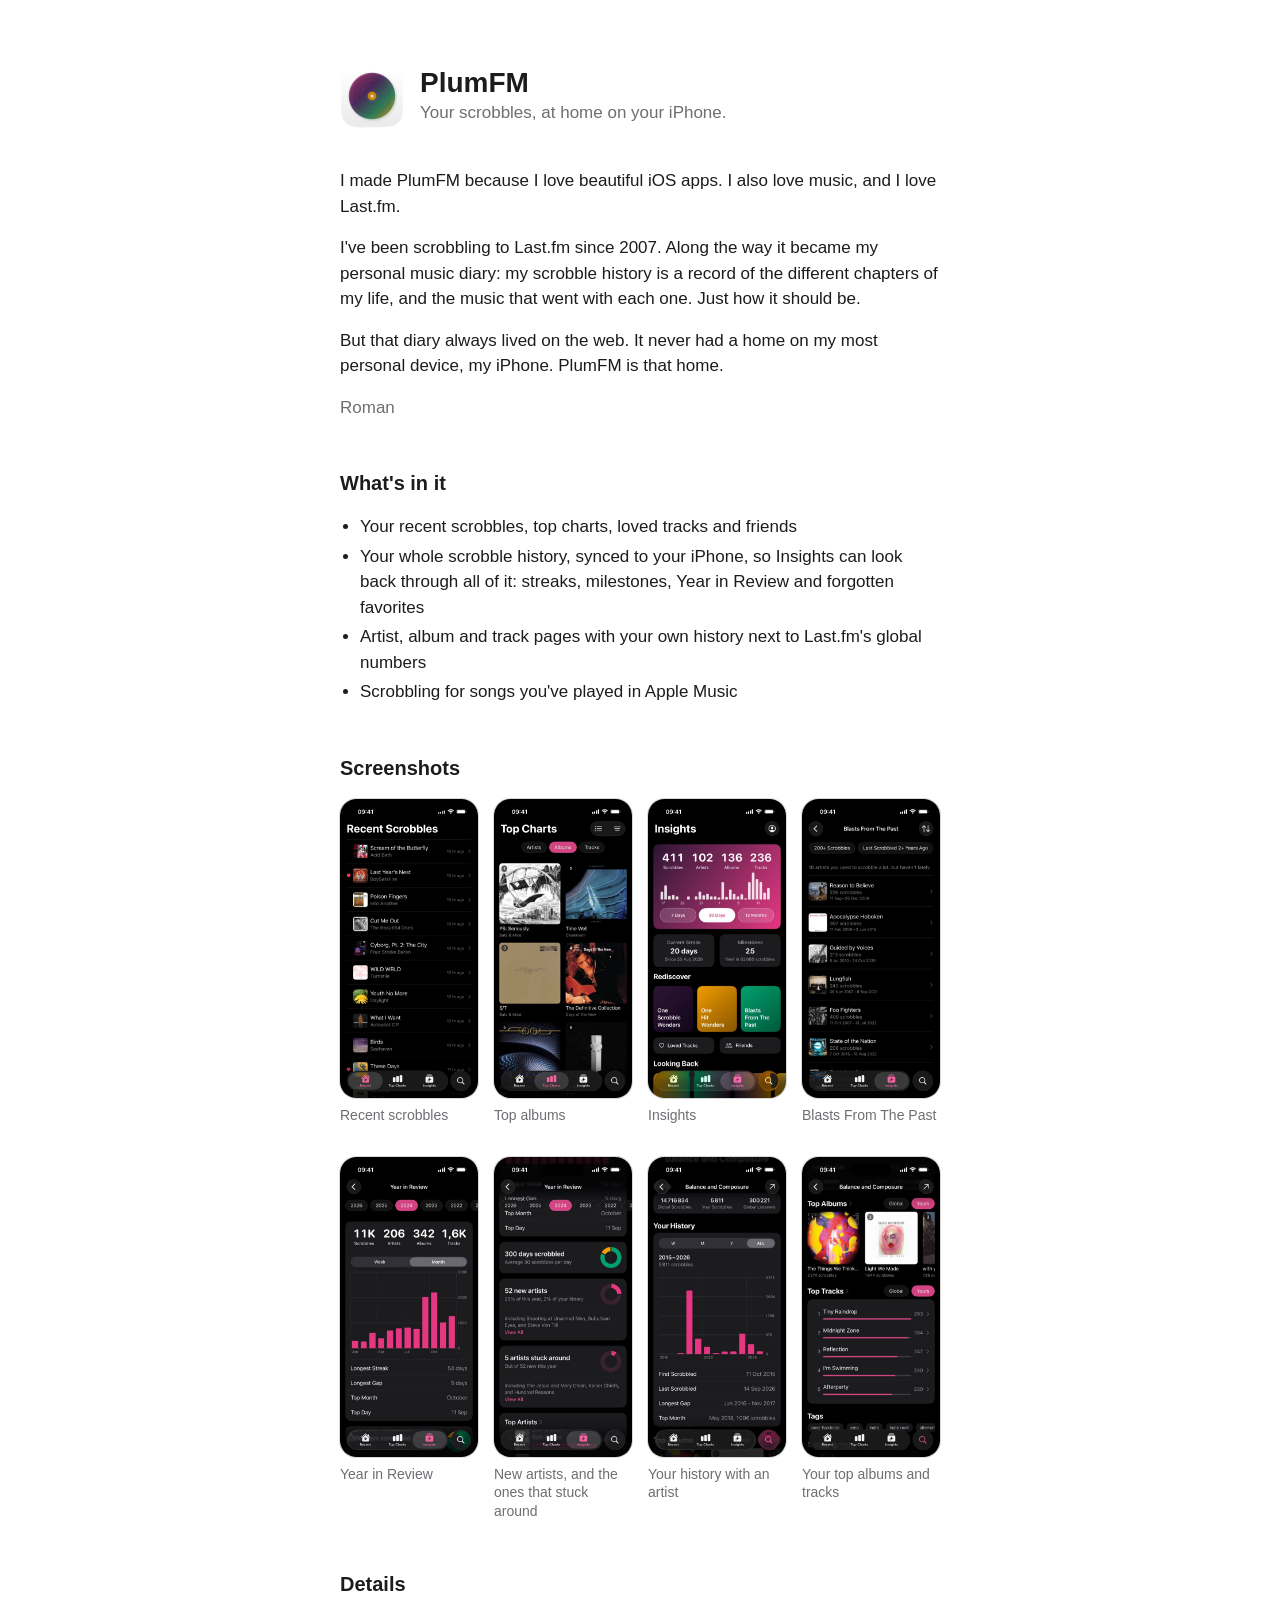
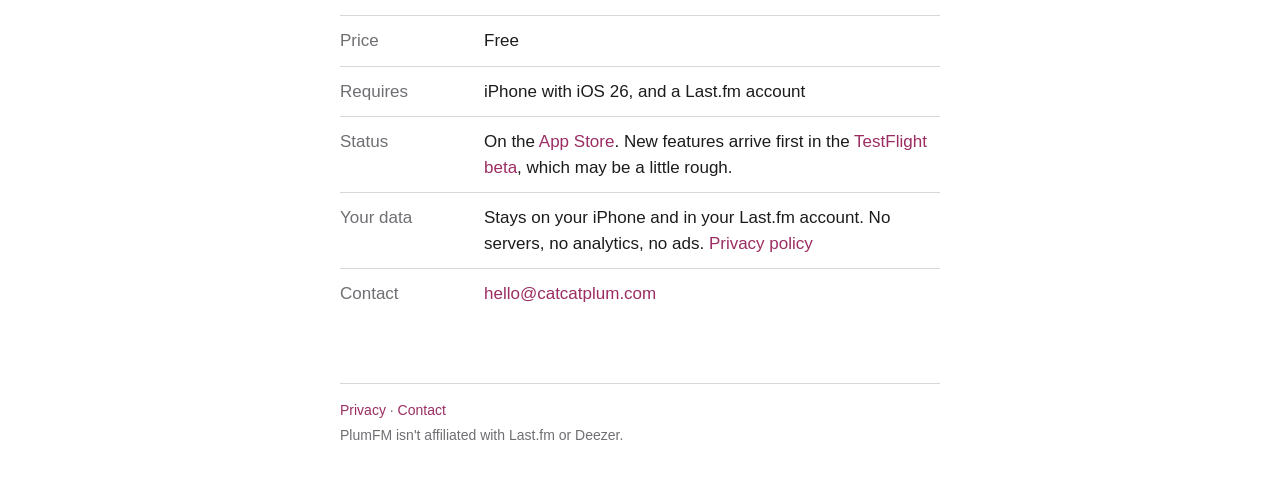
<file: index.html>
<!doctype html>
<html lang="en">
<head>
  <meta charset="utf-8">
  <meta name="viewport" content="width=device-width, initial-scale=1">
  <meta name="color-scheme" content="light dark">
  <title>PlumFM</title>
  <meta name="description" content="Your scrobbles, at home on your iPhone. A free Last.fm client for iPhone.">
  <meta property="og:title" content="PlumFM">
  <meta property="og:description" content="Your scrobbles, at home on your iPhone. A free Last.fm client for iPhone.">
  <meta property="og:image" content="https://catcatplum.com/images/icon-512.png">
  <meta property="og:url" content="https://catcatplum.com/">
  <link rel="icon" type="image/png" href="/favicon.png">
  <link rel="stylesheet" href="/assets/site.css">
</head>
<body>
  <header class="app">
    <img src="/images/icon-128.png" alt="">
    <div>
      <h1>PlumFM</h1>
      <p>Your scrobbles, at home on your iPhone.</p>
    </div>
  </header>

  <main>
    <p>I made PlumFM because I love beautiful iOS apps. I also love music, and I love Last.fm.</p>
    <p>I've been scrobbling to Last.fm since 2007. Along the way it became my personal music diary: my scrobble history is a record of the different chapters of my life, and the music that went with each one. Just how it should be.</p>
    <p>But that diary always lived on the web. It never had a home on my most personal device, my iPhone. PlumFM is that home.</p>
    <p class="signature">Roman</p>

    <h2>What's in it</h2>
    <ul>
      <li>Your recent scrobbles, top charts, loved tracks and friends</li>
      <li>Your whole scrobble history, synced to your iPhone, so Insights can look back through all of it: streaks, milestones, Year in Review and forgotten favorites</li>
      <li>Artist, album and track pages with your own history next to Last.fm's global numbers</li>
      <li>Scrobbling for songs you've played in Apple Music</li>
    </ul>

    <h2>Screenshots</h2>
    <ul class="screenshots">
      <li><img src="/images/recent-scrobbles.jpg" width="480" height="1042" loading="lazy" alt="Recent Scrobbles screen"><span>Recent scrobbles</span></li>
      <li><img src="/images/top-albums.jpg" width="480" height="1042" loading="lazy" alt="Top Charts screen showing albums as a gallery"><span>Top albums</span></li>
      <li><img src="/images/insights.jpg" width="480" height="1042" loading="lazy" alt="Insights screen"><span>Insights</span></li>
      <li><img src="/images/blasts-from-the-past.jpg" width="480" height="1042" loading="lazy" alt="Blasts From The Past screen listing artists you used to scrobble a lot"><span>Blasts From The Past</span></li>
      <li><img src="/images/year-in-review.jpg" width="480" height="1042" loading="lazy" alt="Year in Review screen"><span>Year in Review</span></li>
      <li><img src="/images/year-in-review-discovery.jpg" width="480" height="1042" loading="lazy" alt="Year in Review showing new artists and the ones that stuck around"><span>New artists, and the ones that stuck around</span></li>
      <li><img src="/images/artist-history.jpg" width="480" height="1042" loading="lazy" alt="An artist page showing your scrobble history"><span>Your history with an artist</span></li>
      <li><img src="/images/artist-top-albums.jpg" width="480" height="1042" loading="lazy" alt="An artist page showing your top albums and tracks"><span>Your top albums and tracks</span></li>
    </ul>

    <h2>Details</h2>
    <dl class="facts">
      <dt>Price</dt>
      <dd>Free</dd>
      <dt>Requires</dt>
      <dd>iPhone with iOS 26, and a Last.fm account</dd>
      <dt>Status</dt>
      <dd>On the <a href="https://apps.apple.com/app/id6809552460">App Store</a>. New features arrive first in the <a href="https://testflight.apple.com/join/X1cRBQF5">TestFlight beta</a>, which may be a little rough.</dd>
      <dt>Your data</dt>
      <dd>Stays on your iPhone and in your Last.fm account. No servers, no analytics, no ads. <a href="/privacy">Privacy policy</a></dd>
      <dt>Contact</dt>
      <dd><a href="mailto:hello@catcatplum.com">hello@catcatplum.com</a></dd>
    </dl>
  </main>

  <footer>
    <p><a href="/privacy">Privacy</a> · <a href="mailto:hello@catcatplum.com">Contact</a></p>
    <p>PlumFM isn't affiliated with Last.fm or Deezer.</p>
  </footer>
</body>
</html>
</file>
<file: assets/site.css>
:root {
  --background: #ffffff;
  --text: #1c1c1e;
  --secondary: #6e6e73;
  --separator: rgba(60, 60, 67, 0.2);
  --link: #9b2d62;
}

@media (prefers-color-scheme: dark) {
  :root {
    --background: #000000;
    --text: #f2f2f7;
    --secondary: #98989d;
    --separator: rgba(84, 84, 88, 0.6);
    --link: #d44782;
  }
}

* {
  box-sizing: border-box;
}

html {
  -webkit-text-size-adjust: 100%;
}

body {
  margin: 0 auto;
  max-width: 40rem;
  padding: 4rem 1.25rem 3rem;
  background: var(--background);
  color: var(--text);
  font: 17px/1.5 -apple-system, BlinkMacSystemFont, "Helvetica Neue", Helvetica, Arial, sans-serif;
}

a {
  color: var(--link);
  text-decoration: none;
}

a:hover {
  text-decoration: underline;
}

h1 {
  margin: 0;
  font-size: 1.75rem;
  line-height: 1.2;
}

h2 {
  margin: 3rem 0 1rem;
  font-size: 1.25rem;
}

p,
ul {
  margin: 0 0 1rem;
}

ul {
  padding-left: 1.25rem;
}

li + li {
  margin-top: 0.25rem;
}

.app {
  display: flex;
  align-items: center;
  gap: 1rem;
  margin-bottom: 2.5rem;
  color: inherit;
}

.app:hover {
  text-decoration: none;
}

.app img {
  width: 64px;
  height: 64px;
}

.app p {
  margin: 0;
  color: var(--secondary);
}

.app .name {
  color: var(--text);
  font-size: 1.75rem;
  font-weight: 700;
  line-height: 1.2;
}

main h1 {
  margin-bottom: 1rem;
}

.signature {
  color: var(--secondary);
}

.screenshots {
  display: grid;
  grid-template-columns: repeat(4, 1fr);
  gap: 2rem 1rem;
  margin: 0;
  padding: 0;
  list-style: none;
}

.screenshots li + li {
  margin-top: 0;
}

.screenshots img {
  display: block;
  width: 100%;
  height: auto;
  border-radius: 12% / 5.5%;
  outline: 1px solid var(--separator);
}

.screenshots span {
  display: block;
  margin-top: 0.5rem;
  color: var(--secondary);
  font-size: 0.875rem;
  line-height: 1.35;
}

.facts {
  display: grid;
  grid-template-columns: 9rem 1fr;
  margin: 0;
}

.facts dt,
.facts dd {
  margin: 0;
  padding: 0.75rem 0;
  border-top: 1px solid var(--separator);
}

.facts dt {
  color: var(--secondary);
}

footer {
  margin-top: 4rem;
  padding-top: 1rem;
  border-top: 1px solid var(--separator);
  color: var(--secondary);
  font-size: 0.875rem;
}

footer p {
  margin: 0 0 0.25rem;
}

@media (max-width: 34rem) {
  body {
    padding-top: 2.5rem;
  }

  .screenshots {
    grid-template-columns: repeat(2, 1fr);
  }

  .facts {
    grid-template-columns: 1fr;
  }

  .facts dd {
    padding-top: 0;
    border-top: 0;
  }

  .facts dt {
    padding-bottom: 0.25rem;
  }
}
</file>
